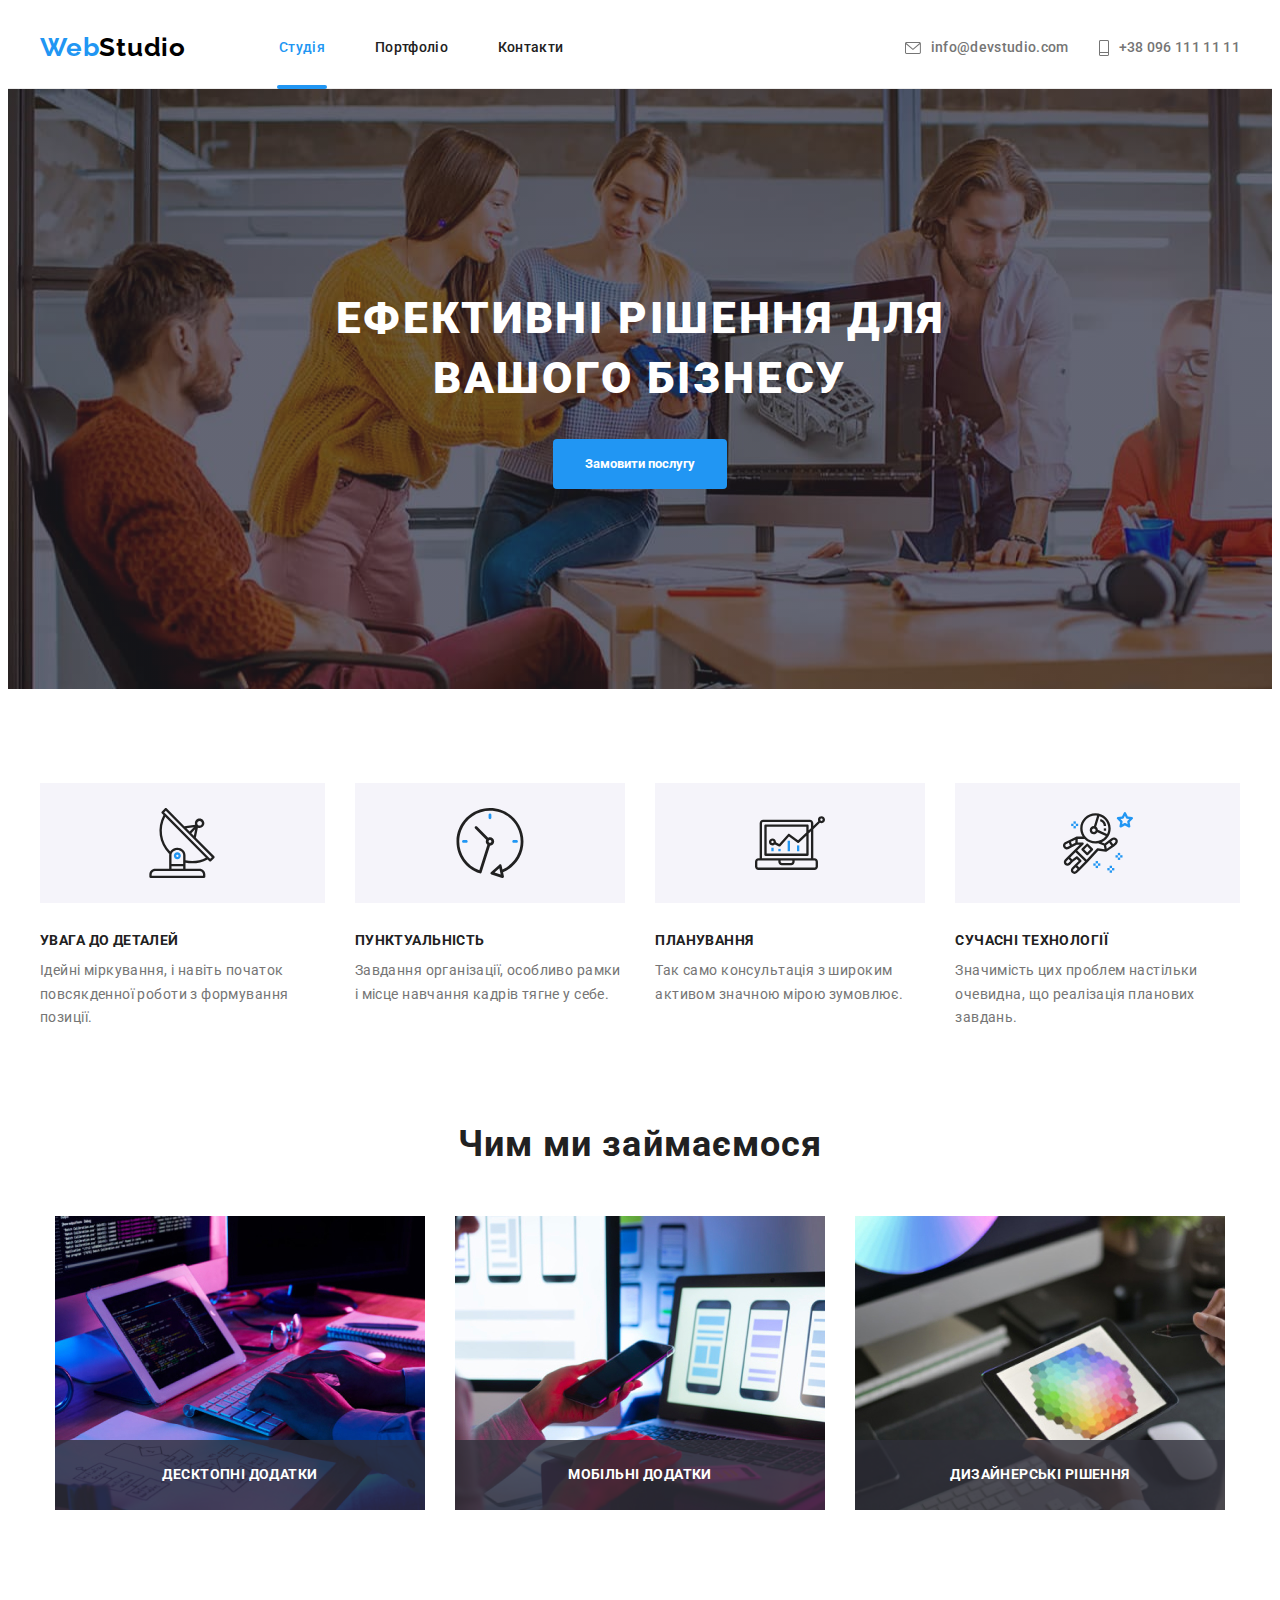
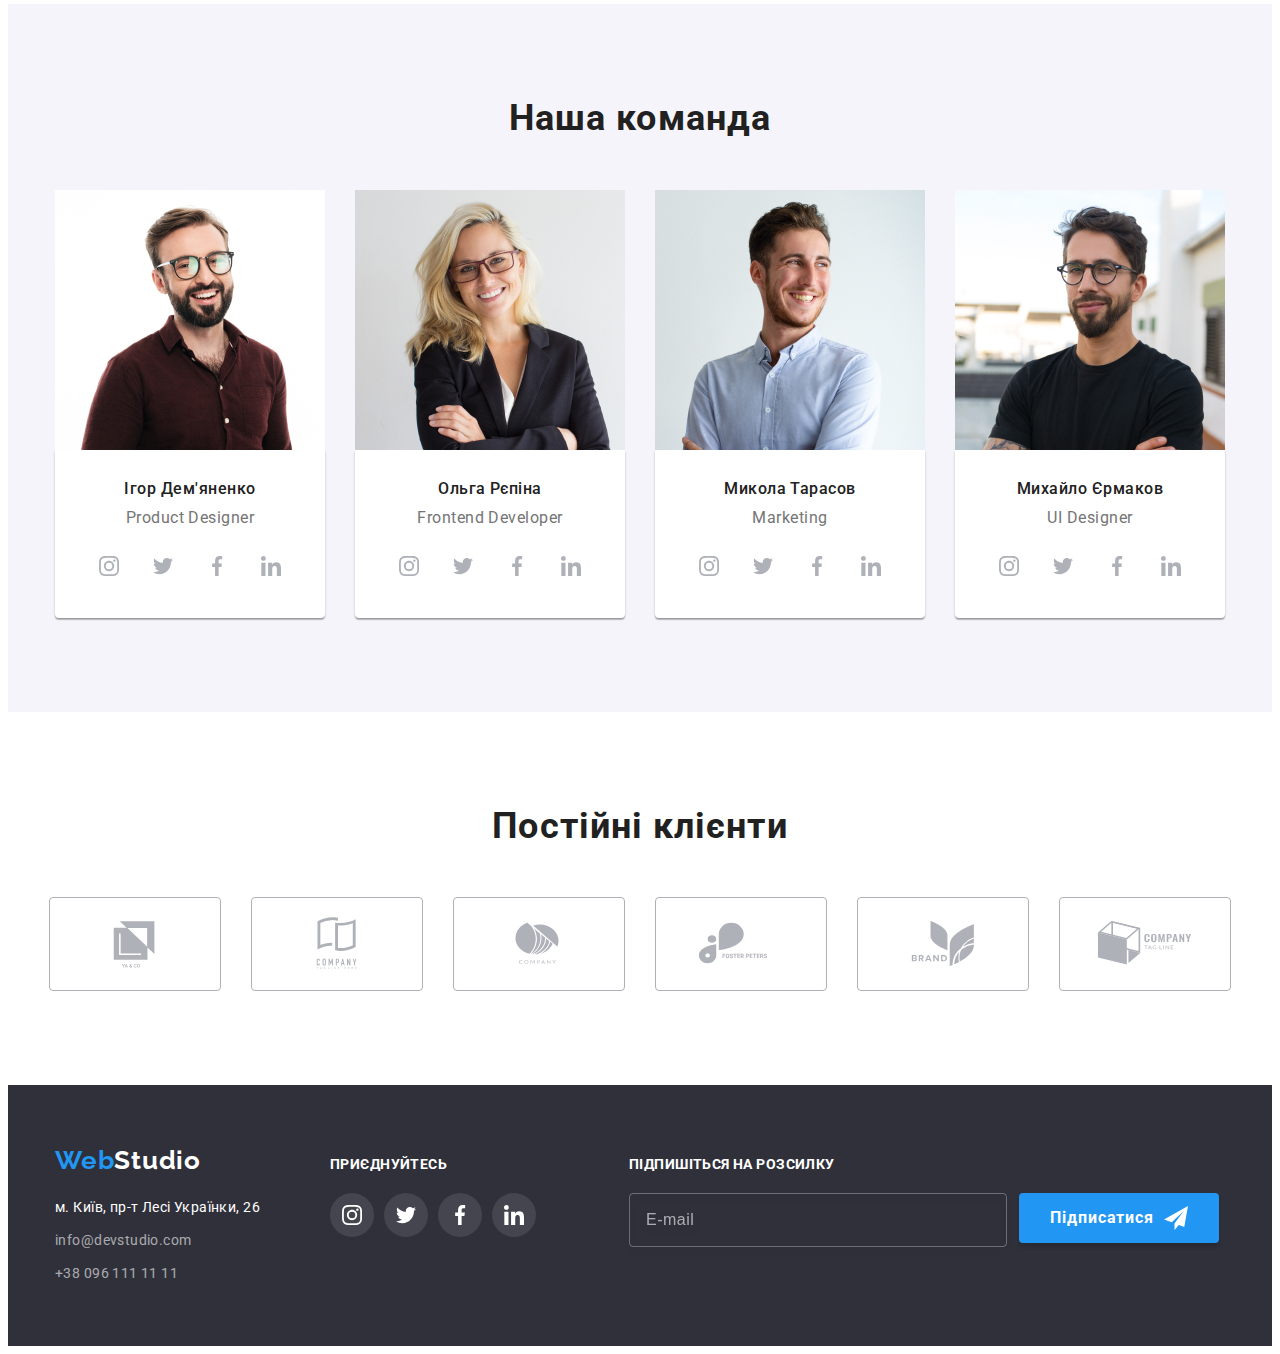
<file: index.html>
<!DOCTYPE html>
<html lang="uk">
  <head>
    <meta charset="UTF-8" />
    <meta http-equiv="X-UA-Compatible" content="IE=edge" />
    <meta name="viewport" content="width=300, initial-scale=1.0" />
    <title>Document</title>
    <link
      href="https://fonts.googleapis.com/css2?family=Raleway:wght@700&family=Roboto:wght@400;500;700;900&display=swap"
      rel="stylesheet"
    />
    <link
      rel="stylesheet"
      href="https://cdnjs.cloudflare.com/ajax/libs/modern-normalize/1.1.0/modern-normalize.min.css"
      integrity="sha512-wpPYUAdjBVSE4KJnH1VR1HeZfpl1ub8YT/NKx4PuQ5NmX2tKuGu6U/JRp5y+Y8XG2tV+wKQpNHVUX03MfMFn9Q=="
      crossorigin="anonymous"
      referrerpolicy="no-referrer"
    />
    <link rel="stylesheet" href="./css/main.min.css"/>
  </head>
  <body class="font-family">
    <header class="header">
      <nav class="container nav">
        <a href="./index.html" class="logo">Web<span>Studio</span></a>

        <ul class="site-nav list">
          <li class="item">
            <a href="./index.html" class="link current">Студія</a>
          </li>
          <li class="item"><a href="./portfolio.html" class="link">Портфоліо</a></li>
          <li class="item"><a href="" class="link">Контакти</a></li>
        </ul>
        <ul class="auth-nav list">
          <li class="item">
            <a href="mailto:info@devstudio.com" class="link"
              ><svg class="mail" width="16" height="12">
                <use href="./images/icon.svg#icon-mail"></use>
              </svg>
              info@devstudio.com</a
            >
          </li>
          <li class="item">
            <a class="link" href="tel:+380961111111"
              ><svg class="mail" width="10" height="16">
                <use href="./images/icon.svg#icon-tel"></use>
              </svg>
              +38 096 111 11 11</a
            >
          </li>
        </ul>
      </nav>
    </header>
    <main>
      <!-- Шапка -->
      <section class="hero">
        <div class="container">
          <h1 class="hero__title">Ефективні рішення для вашого бізнесу</h1>
          <button class="hero__button" type="button" data-modal-open>
            Замовити послугу
          </button>
        </div>
      </section>

      <!-- Особенности -->

      <section class="section features">
        <div class="container">
          <h2 class="features__title">Переваги</h2>
          <ul class="grid">
            <li class="grid__item grid__item--antenna">
              <h3 class="grid__title">УВАГА ДО ДЕТАЛЕЙ</h3>
              <p class="grid__text">
                Ідейні міркування, і навіть початок повсякденної роботи з
                формування позиції.
              </p>
            </li>
            <li class="grid__item grid__item--clock">
              <h3 class="grid__title">ПУНКТУАЛЬНІСТЬ</h3>
              <p class="grid__text">
                Завдання організації, особливо рамки і місце навчання кадрів
                тягне у себе.
              </p>
            </li>
            <li class="grid__item grid__item--diagram">
              <h3 class="grid__title">ПЛАНУВАННЯ</h3>
              <p class="grid__text">
                Так само консультація з широким активом значною мірою зумовлює.
              </p>
            </li>
            <li class="grid__item grid__item--astronaut">
              <h3 class="grid__title">СУЧАСНІ ТЕХНОЛОГІЇ</h3>
              <p class="grid__text">
                Значимість цих проблем настільки очевидна, що реалізація
                планових завдань.
              </p>
            </li>
          </ul>
        </div>
      </section>

      <!-- Чим ми займаємося -->

      <section class="section work">
        <div class="container">
          <h2 class="work__titel">Чим ми займаємося</h2>
          <ul class="work__list">
            <li class="work__item">
              <img src="./images/1.jpg" width="370" alt="" />
              <p class="work__text">Десктопні додатки</p>
            </li>
            <li class="work__item">
              <img src="./images/2.jpg" width="370" alt="" />
              <p class="work__text">Мобільні додатки</p>
            </li>
            <li class="work__item">
              <img src="./images/3.jpg" width="370" alt="" />
              <p class="work__text">Дизайнерські рішення</p>
            </li>
          </ul>
        </div>
      </section>

      <!-- Наша команда -->

      <section class="section command">
        <div class="container">
          <h2 class="command-title">Наша команда</h2>
          <ul class="command-list">
            <li class="command-item">
              <img
                class="photo"
                src="./images/img.jpg"
                width="270"
                alt="Ігор Дем'яненко"
              />
              <div class="command-border">
                <h3 class="name">Ігор Дем'яненко</h3>
                <p class="job">Product Designer</p>
                <ul class="social-network">
                  <li class="social-network-item">
                    <a class="social-network-link" href="">
                      <svg class="link" width="20" height="20">
                        <use href="./images/icon.svg#icon-instagram"></use>
                      </svg>
                    </a>
                  </li>
                  <li class="social-network-item">
                    <a class="social-network-link" href=""
                      ><svg class="link" width="20" height="20">
                        <use href="./images/icon.svg#icon-twitter"></use>
                      </svg>
                    </a>
                  </li>
                  <li class="social-network-item">
                    <a class="social-network-link" href="">
                      <svg class="link" width="20" height="20">
                        <use href="./images/icon.svg#icon-facebook"></use>
                      </svg>
                    </a>
                  </li>
                  <li class="social-network-item">
                    <a class="social-network-link" href="">
                      <svg class="link" width="20" height="20">
                        <use href="./images/icon.svg#icon-linkedin"></use>
                      </svg>
                    </a>
                  </li>
                </ul>
              </div>
            </li>
            <li class="command-item">
              <img
                class="photo"
                src="./images/img-2.jpg"
                width="270"
                alt="Ольга Рєпіна"
              />
              <div class="command-border">
                <h3 class="name">Ольга Рєпіна</h3>
                <p class="job">Frontend Developer</p>
                <ul class="social-network">
                  <li class="social-network-item">
                    <a class="social-network-link" href="">
                      <svg class="link" width="20" height="20">
                        <use href="./images/icon.svg#icon-instagram"></use>
                      </svg>
                    </a>
                  </li>
                  <li class="social-network-item">
                    <a class="social-network-link" href=""
                      ><svg class="link" width="20" height="20">
                        <use href="./images/icon.svg#icon-twitter"></use>
                      </svg>
                    </a>
                  </li>
                  <li class="social-network-item">
                    <a class="social-network-link" href="">
                      <svg class="link" width="20" height="20">
                        <use href="./images/icon.svg#icon-facebook"></use>
                      </svg>
                    </a>
                  </li>
                  <li class="social-network-item">
                    <a class="social-network-link" href="">
                      <svg class="link" width="20" height="20">
                        <use href="./images/icon.svg#icon-linkedin"></use>
                      </svg>
                    </a>
                  </li>
                </ul>
              </div>
            </li>
            <li class="command-item">
              <img
                class="photo"
                src="./images/img-3.jpg"
                width="270"
                alt="Микола Тарасов"
              />
              <div class="command-border">
                <h3 class="name">Микола Тарасов</h3>
                <p class="job">Marketing</p>
                <ul class="social-network">
                  <li class="social-network-item">
                    <a class="social-network-link" href="">
                      <svg class="link" width="20" height="20">
                        <use href="./images/icon.svg#icon-instagram"></use>
                      </svg>
                    </a>
                  </li>
                  <li class="social-network-item">
                    <a class="social-network-link" href=""
                      ><svg class="link" width="20" height="20">
                        <use href="./images/icon.svg#icon-twitter"></use>
                      </svg>
                    </a>
                  </li>
                  <li class="social-network-item">
                    <a class="social-network-link" href="">
                      <svg class="link" width="20" height="20">
                        <use href="./images/icon.svg#icon-facebook"></use>
                      </svg>
                    </a>
                  </li>
                  <li class="social-network-item">
                    <a class="social-network-link" href="">
                      <svg class="link" width="20" height="20">
                        <use href="./images/icon.svg#icon-linkedin"></use>
                      </svg>
                    </a>
                  </li>
                </ul>
              </div>
            </li>
            <li class="command-item">
              <img
                class="photo"
                src="./images/img-4.jpg"
                width="270"
                alt="Михайло Єрмаков"
              />
              <div class="command-border">
                <h3 class="name">Михайло Єрмаков</h3>
                <p class="job">UI Designer</p>
                <ul class="social-network">
                  <li class="social-network-item">
                    <a class="social-network-link" href="">
                      <svg class="link" width="20" height="20">
                        <use href="./images/icon.svg#icon-instagram"></use>
                      </svg>
                    </a>
                  </li>
                  <li class="social-network-item">
                    <a class="social-network-link" href=""
                      ><svg class="link" width="20" height="20">
                        <use href="./images/icon.svg#icon-twitter"></use>
                      </svg>
                    </a>
                  </li>
                  <li class="social-network-item">
                    <a class="social-network-link" href="">
                      <svg class="link" width="20" height="20">
                        <use href="./images/icon.svg#icon-facebook"></use>
                      </svg>
                    </a>
                  </li>
                  <li class="social-network-item">
                    <a class="social-network-link" href="">
                      <svg class="link" width="20" height="20">
                        <use href="./images/icon.svg#icon-linkedin"></use>
                      </svg>
                    </a>
                  </li>
                </ul>
              </div>
            </li>
          </ul>
        </div>
      </section>
      <section class="section client">
        <div class="container">
          <h2 class="client-title">Постійні клієнти</h2>
          <ul class="client-list">
            <li class="client-item">
              <a class="client-link" href=""
                ><svg class="link" width="106" height="60">
                  <use href="./images/icon.svg#icon-yako"></use>
                </svg>
              </a>
            </li>
            <li class="client-item">
              <a class="client-link" href=""
                ><svg class="link" width="106" height="60">
                  <use href="./images/icon.svg#icon-taglinehere"></use>
                </svg>
              </a>
            </li>
            <li class="client-item">
              <a class="client-link" href=""
                ><svg class="link" width="106" height="60">
                  <use href="./images/icon.svg#icon-company"></use>
                </svg>
              </a>
            </li>
            <li class="client-item">
              <a class="client-link" href=""
                ><svg class="link" width="106" height="60">
                  <use href="./images/icon.svg#icon-foster"></use>
                </svg>
              </a>
            </li>
            <li class="client-item">
              <a class="client-link" href=""
                ><svg class="link" width="106" height="60">
                  <use href="./images/icon.svg#icon-brand"></use>
                </svg>
              </a>
            </li>
            <li class="client-item">
              <a class="client-link" href=""
                ><svg class="link" width="106" height="60">
                  <use href="./images/icon.svg#icon-tagline"></use>
                </svg>
              </a>
            </li>
          </ul>
        </div>
      </section>
    </main>
    <footer class="footer">
      <div class="container flex">
        <div class="footer-adress">
          <a href="./index.html" class="logo-footer">Web<span>Studio</span></a>
          <address class="adress">
            <ul class="footer-list">
              <li class="item">
                <a
                  href="https://www.google.com/maps/search/леси+украинки+26/@50.3904957,30.3537571,13.4z"
                  class="map"
                  >м. Київ, пр-т Лесі Українки, 26</a
                >
              </li>
              <li class="item">
                <a href="mailto:info@devstudio.com" class="link"
                  >info@devstudio.com</a
                >
              </li>
              <li>
                <a href="tel:+380961111111" class="link">+38 096 111 11 11</a>
              </li>
            </ul>
          </address>
        </div>
        <div class="network">
          <p class="network-title">Приєднуйтесь</p>
          <ul class="footer-network">
            <li class="footer-network item">
              <a class="footer-network-link" href="">
                <svg class="icon" width="20" height="20">
                  <use href="./images/icon.svg#icon-instagram"></use>
                </svg>
              </a>
            </li>
            <li class="footer-network item">
              <a class="footer-network-link" href=""
                ><svg class="icon" width="20" height="20">
                  <use href="./images/icon.svg#icon-twitter"></use>
                </svg>
              </a>
            </li>
            <li class="footer-network item">
              <a class="footer-network-link" href="">
                <svg class="icon" width="20" height="20">
                  <use href="./images/icon.svg#icon-facebook"></use>
                </svg>
              </a>
            </li>
            <li class="footer-network item">
              <a class="footer-network-link" href="">
                <svg class="icon" width="20" height="20">
                  <use href="./images/icon.svg#icon-linkedin"></use>
                </svg>
              </a>
            </li>
          </ul>
        </div>
        <div class="mailing">
          <p class="mailing-text">Підпишіться на розсилку</p>
          <form class="mailing-list">
              <input
                class="mailing-input"
                type="email"
                name="email"
                placeholder="E-mail"
              />
            <button class="btn-mailing" type="submit">
              Підписатися
              <svg class="icon" width="24" height="24">
                <use href="./images/icon.svg#icon-send"></use>
              </svg>
            </button>
          </form>
        </div>
      </div>
    </footer>
    <div class="backdrop is-hidden" data-modal>
      <div class="modal">
        <button type="button" class="btn-modal" data-modal-close>
          <svg class="icon-modal" width="15" height="12">
            <use href="./images/icon.svg#icon-close"></use>
          </svg>
        </button>
        <p class="modal-title">Залиште свої дані, ми вам передзвонимо</p>
        <form class="modal-form">
          <div class="modal-list">
            <label class="modal-text"
              >Ім'я
              <span class="modal-item"
                ><input
                  class="modal-input window"
                  type="text"
                  name="user-name"
                /><svg class="icon-mod" width="18" height="18">
                  <use href="./images/icon.svg#icon-name-mad"></use>
                </svg>
              </span>
            </label>
          </div>
          <div class="modal-list">
            <label class="modal-text"
              >Телефон
              <span class="modal-item"
                ><input class="modal-input window" type="tel" name="user-tel" />
                <svg class="icon-mod" width="18" height="18">
                  <use href="./images/icon.svg#icon-tel-mad"></use>
                   </svg>
            </span>
            </label>
          </div>
          <div class="modal-list">
            <label class="modal-text"
              >Пошта
              <span class="modal-item"
                ><input
                  class="modal-input window"
                  type="email"
                  name="user-email"
                />
                <svg class="icon-mod" width="18" height="18">
                  <use href="./images/icon.svg#icon-mail-mad"></use>
                </svg>
              </span>
            </label>
          </div>
          <div>
            <label class="modal-text"
              >Коментар
              <span>
                <textarea
                  class="modal-comment window"
                  placeholder="Введіть текст"
                ></textarea>
              </span>
            </label>
          </div>
          <div class="modal-filed">
            <input
              name="privacy"
              type="checkbox"
              id="privacy"
              value="true"
              class="modal-check visually-hidden"
            />
            <label class="checkbox-text" for="privacy"
              >Погоджуюся з розсилкою та приймаю
              <a class="checkbox-link" href="">Умови договору</a></label
            >
          </div>
          <button class="btn-send" type="submit">Відправити</button>
        </form>
      </div>
    </div>
    <script src="./js/modal.js"></script>
  </body>
</html>
</file>
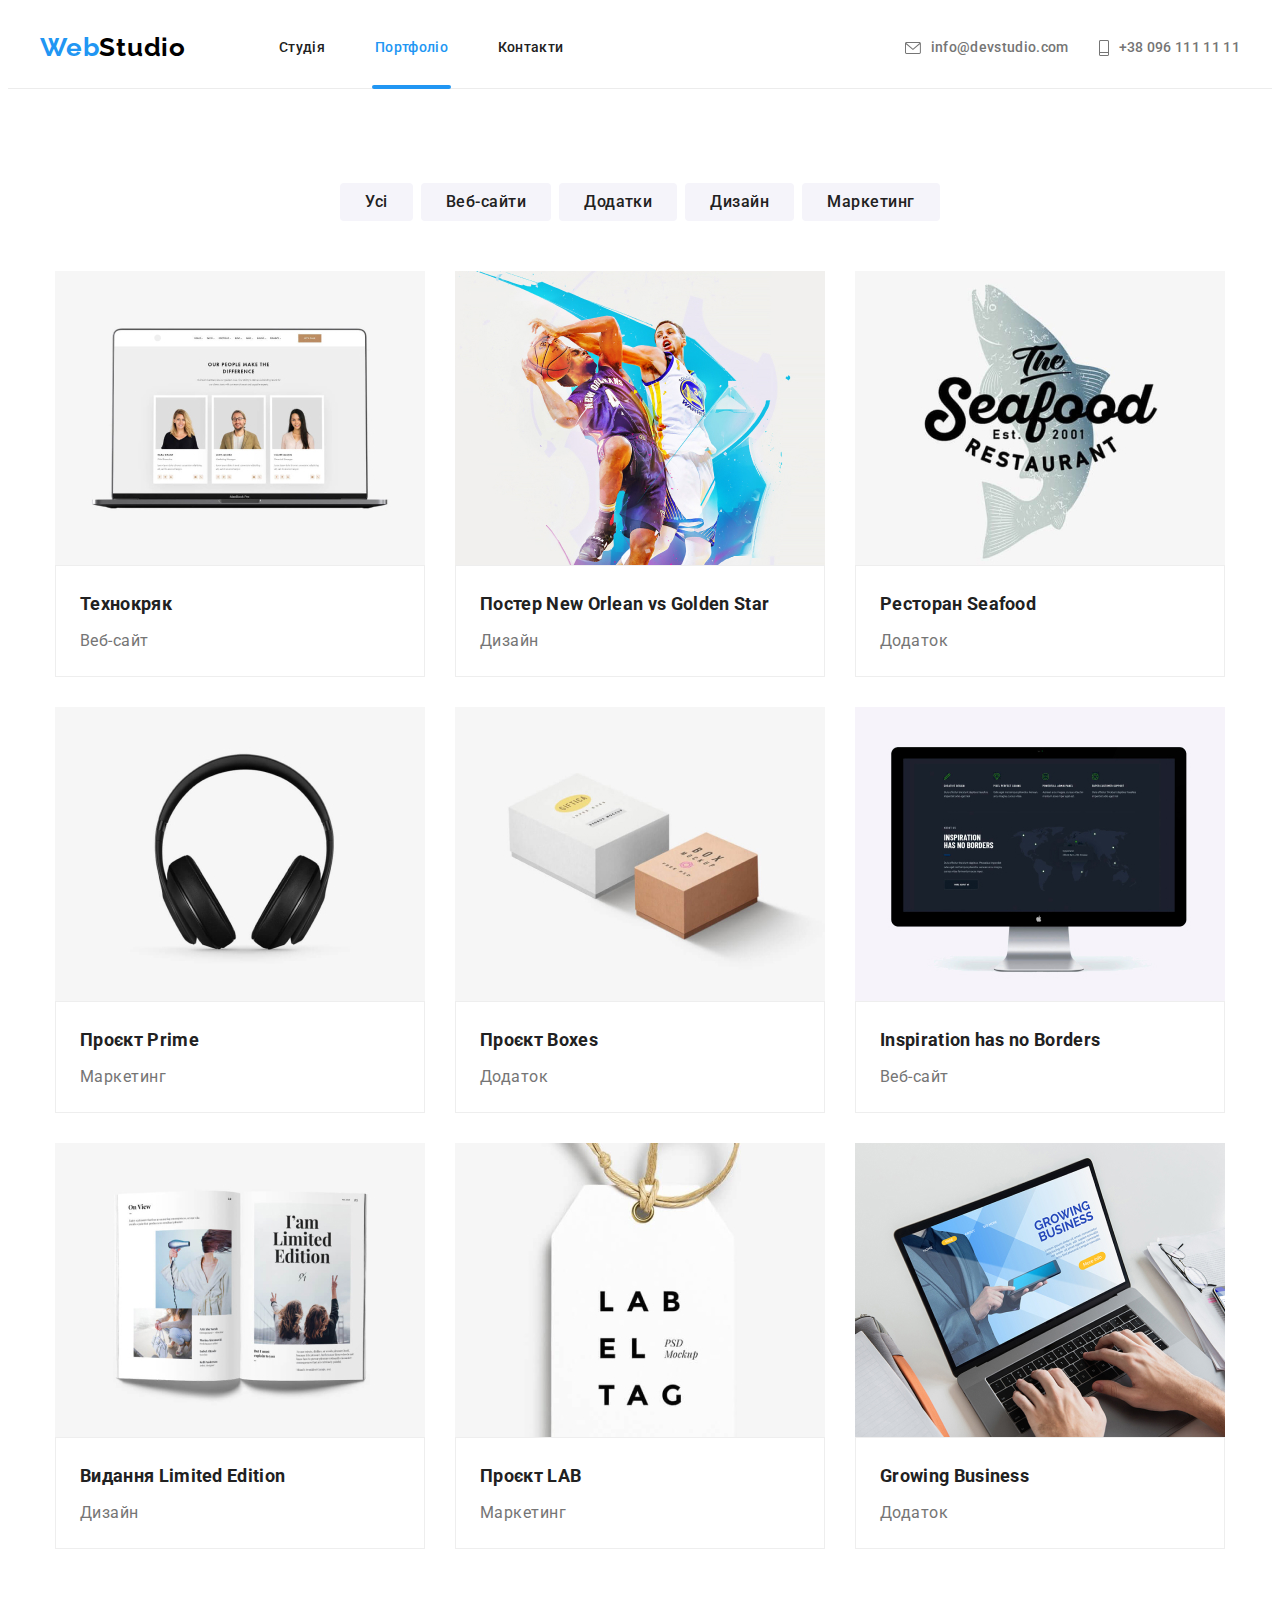
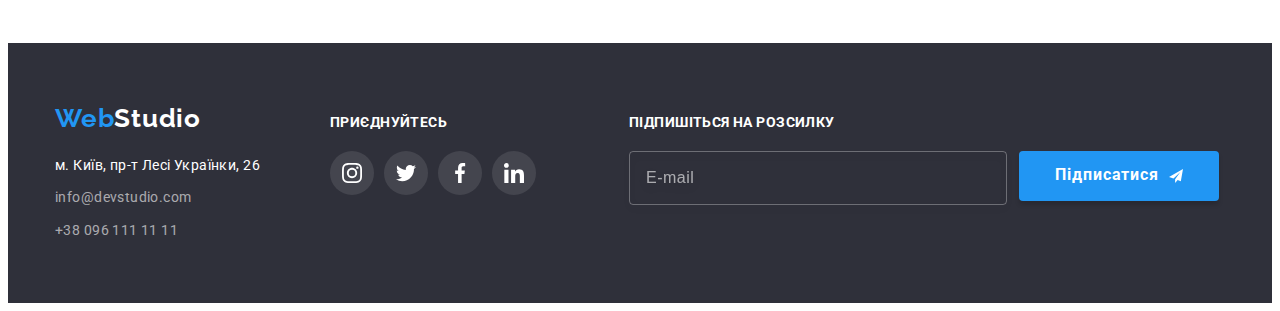
<file: portfolio.html>
<!DOCTYPE html>
<html lang="uk">
  <head>
    <meta charset="UTF-8" />
    <meta http-equiv="X-UA-Compatible" content="IE=edge" />
    <meta name="viewport" content="width=300, initial-scale=1.0" />
    <title>Document</title>
    <link
      href="https://fonts.googleapis.com/css2?family=Raleway:wght@700&family=Roboto:wght@400;500;700;900&display=swap"
      rel="stylesheet"
    />
    <link
      rel="stylesheet"
      href="https://cdnjs.cloudflare.com/ajax/libs/modern-normalize/1.1.0/modern-normalize.min.css"
      integrity="sha512-wpPYUAdjBVSE4KJnH1VR1HeZfpl1ub8YT/NKx4PuQ5NmX2tKuGu6U/JRp5y+Y8XG2tV+wKQpNHVUX03MfMFn9Q=="
      crossorigin="anonymous"
      referrerpolicy="no-referrer"
    />
    <link rel="stylesheet" href="./css/main.min.css"/>
  </head>
  <body class="font-family">
    <header class="header">
      <nav class="container nav">
        <a href="./index.html" class="logo">Web<span>Studio</span></a>

        <ul class="site-nav list">
          <li class="item">
            <a href="./index.html" class="link">Студія</a>
          </li>
          <li class="item">
            <a href="./portfolio.html" class="link current">Портфоліо</a>
          </li>
          <li class="item"><a href="" class="link">Контакти</a></li>
        </ul>
        <ul class="auth-nav list">
          <li class="item">
            <a href="mailto:info@devstudio.com" class="link"
              ><svg class="mail" width="16" height="12">
                <use href="./images/icon.svg#icon-mail"></use>
              </svg>
              info@devstudio.com</a
            >
          </li>
          <li class="item">
            <a class="link" href="tel:+380961111111"
              ><svg class="mail" width="10" height="16">
                <use href="./images/icon.svg#icon-tel"></use>
              </svg>
              +38 096 111 11 11</a
            >
          </li>
        </ul>
      </nav>
    </header>
    <main>
      <section class="section">
        <div class="container">
          <ul class="filter">
            <li class="filter-item"><button class="filter-button" type="button">Усі</button></li>
            <li class="filter-item">
              <button class="filter-button" type="button">Веб-сайти</button>
            </li>
            <li class="filter-item"><button class="filter-button" type="button">Додатки</button></li>
            <li class="filter-item"><button class="filter-button" type="button">Дизайн</button></li>
            <li class="filter-item">
              <button class="filter-button" type="button">Маркетинг</button>
            </li>
          </ul>
          <ul class="examples">
            <li class="inform">
              <div class="inform-images">
                <img
                  class="examples-img"
                  src="./images/img10.jpg"
                  width="370"
                  height="294"
                  alt="Технокряк"
                />
                <p class="overlay">Ресурс пропонує комплексні пропозиції з різним рівнем функціоналу та сервісів. Все це дозволить відвідувачу отримати вичерпні відомості про компанію чи приватну особу. </p>
              </div>
              <div class="examples-border">
                <h3 class="head">Технокряк</h3>
                <p class="view">Веб-сайт</p>
              </div>
            </li>
            <li class="inform">
              <div class="inform-images">
                <img
                  class="examples-img"
                  src="./images/img11.jpg"
                  width="370"
                  height="294"
                  alt="Постер New Orlean vs Golden Star"
                />
                <p class="overlay">Ресурс пропонує комплексні пропозиції з різним рівнем функціоналу та сервісів. Все це дозволить відвідувачу отримати вичерпні відомості про компанію чи приватну особу. </p>
              </div>
              <div class="examples-border">
                <h3 class="head">Постер New Orlean vs Golden Star</h3>
                <p class="view">Дизайн</p>
              </div>
            </li>
            <li class="inform">
              <div class="inform-images">
                <img
                  class="examples-img"
                  src="./images/img12.jpg"
                  width="370"
                  height="294"
                  alt="Ресторан Seafood"
                />
                <p class="overlay">Ресурс пропонує комплексні пропозиції з різним рівнем функціоналу та сервісів. Все це дозволить відвідувачу отримати вичерпні відомості про компанію чи приватну особу. </p>
              </div>

              <div class="examples-border">
                <h3 class="head">Ресторан Seafood</h3>
                <p class="view">Додаток</p>
              </div>
            </li>
            <li class="inform">
              <div class="inform-images">
                <img
                  class="examples-img"
                  src="./images/img13.jpg"
                  width="370"
                  height="294"
                  alt="Проєкт Prime"
                />
                <p class="overlay">Ресурс пропонує комплексні пропозиції з різним рівнем функціоналу та сервісів. Все це дозволить відвідувачу отримати вичерпні відомості про компанію чи приватну особу. </p>
              </div>

              <div class="examples-border">
                <h3 class="head">Проєкт Prime</h3>
                <p class="view">Маркетинг</p>
              </div>
            </li>
            <li class="inform">
              <div class="inform-images">
                <img
                  class="examples-img"
                  src="./images/img14.jpg"
                  width="370"
                  height="294"
                  alt="Проєкт Boxes"
                />
                <p class="overlay">Ресурс пропонує комплексні пропозиції з різним рівнем функціоналу та сервісів. Все це дозволить відвідувачу отримати вичерпні відомості про компанію чи приватну особу. </p>
              </div>

              <div class="examples-border">
                <h3 class="head">Проєкт Boxes</h3>
                <p class="view">Додаток</p>
              </div>
            </li>
            <li class="inform">
              <div class="inform-images">
                <img
                  class="examples-img"
                  src="./images/img15.jpg"
                  width="370"
                  height="294"
                  alt="Inspiration has no Borders"
                />
                <p class="overlay">Ресурс пропонує комплексні пропозиції з різним рівнем функціоналу та сервісів. Все це дозволить відвідувачу отримати вичерпні відомості про компанію чи приватну особу. </p>
              </div>

              <div class="examples-border">
                <h3 class="head">Inspiration has no Borders</h3>
                <p class="view">Веб-сайт</p>
              </div>
            </li>
            <li class="inform">
              <div class="inform-images">
                <img
                  class="examples-img"
                  src="./images/img16.jpg"
                  width="370"
                  height="294"
                  alt="Видання Limited Edition"
                />
                <p class="overlay">Ресурс пропонує комплексні пропозиції з різним рівнем функціоналу та сервісів. Все це дозволить відвідувачу отримати вичерпні відомості про компанію чи приватну особу. </p>
              </div>

              <div class="examples-border">
                <h3 class="head">Видання Limited Edition</h3>
                <p class="view">Дизайн</p>
              </div>
            </li>
            <li class="inform">
              <div class="inform-images">
                <img
                  class="examples-img"
                  src="./images/img17.jpg"
                  width="370"
                  height="294"
                  alt="Проєкт LAB"
                />
                <p class="overlay">Ресурс пропонує комплексні пропозиції з різним рівнем функціоналу та сервісів. Все це дозволить відвідувачу отримати вичерпні відомості про компанію чи приватну особу. </p>
              </div>

              <div class="examples-border">
                <h3 class="head">Проєкт LAB</h3>
                <p class="view">Маркетинг</p>
              </div>
            </li>
            <li class="inform">
              <div class="inform-images">
                <img
                  class="examples-img"
                  src="./images/img18.jpg"
                  width="370"
                  height="294"
                  alt="Growing Business"
                />
                <p class="overlay">Ресурс пропонує комплексні пропозиції з різним рівнем функціоналу та сервісів. Все це дозволить відвідувачу отримати вичерпні відомості про компанію чи приватну особу. </p>
              </div>

              <div class="examples-border">
                <h3 class="head">Growing Business</h3>
                <p class="view">Додаток</p>
              </div>
            </li>
          </ul>
        </div>
      </section>
    </main>
    <footer class="footer">
      <div class="container flex">
        <div class="footer-adress">
          <a href="./index.html" class="logo-footer">Web<span>Studio</span></a>
          <address class="adress">
            <ul class="footer-list">
              <li class="item">
                <a
                  href="https://www.google.com/maps/search/леси+украинки+26/@50.3904957,30.3537571,13.4z"
                  class="map"
                  >м. Київ, пр-т Лесі Українки, 26</a
                >
              </li>
              <li class="item">
                <a href="mailto:info@devstudio.com" class="link"
                  >info@devstudio.com</a
                >
              </li>
              <li>
                <a href="tel:+380961111111" class="link">+38 096 111 11 11</a>
              </li>
            </ul>
          </address>
        </div>
        <div class="network">
          <p class="network-title">Приєднуйтесь</p>
          <ul class="footer-network">
            <li class="footer-network item">
              <a class="footer-network-link" href="">
                <svg class="icon" width="20" height="20">
                  <use href="./images/icon.svg#icon-instagram"></use>
                </svg>
              </a>
            </li>
            <li class="footer-network item">
              <a class="footer-network-link" href=""
                ><svg class="icon" width="20" height="20">
                  <use href="./images/icon.svg#icon-twitter"></use>
                </svg>
              </a>
            </li>
            <li class="footer-network item">
              <a class="footer-network-link" href="">
                <svg class="icon" width="20" height="20">
                  <use href="./images/icon.svg#icon-facebook"></use>
                </svg>
              </a>
            </li>
            <li class="footer-network item">
              <a class="footer-network-link" href="">
                <svg class="icon" width="20" height="20">
                  <use href="./images/icon.svg#icon-linkedin"></use>
                </svg>
              </a>
            </li>
          </ul>
        </div>
        <div class="mailing">
          <p class="mailing-text">Підпишіться на розсилку</p>
          <div class="mailing-list">
            <label class="mailing-link">
              <input
                class="mailing-input"
                type="email"
                name="email"
                placeholder="E-mail"
              />
            </label>
            <button class="btn-mailing" type="submit">
              Підписатися
              <svg class="icon" width="14" height="14">
                <use href="./images/icon.svg#icon-send"></use>
              </svg>
            </button>
          </div>
        </div>
      </div>
    </footer>
  </body>
</html>
</file>
<file: css/main.min.css>
.visually-hidden{position:absolute;width:1px;height:1px;margin:-1px;border:0;padding:0;white-space:nowrap;-webkit-clip-path:inset(100%);clip-path:inset(100%);clip:rect(0 0 0 0);overflow:hidden}h1,h2,h3,h4,h5,h6,p,ul,a{margin:0}ul{-webkit-padding-start:0;padding-inline-start:0}h2{text-align:center}li{list-style-type:none}a{text-decoration:none}.list{padding:0;margin:0;list-style:none}.font-family{font-family:"Roboto",sans-serif;color:var(--title-text-color);background-color:var(--secondary-color);font-weight:400;letter-spacing:.02em}button{font-family:inherit}.container{width:1200px;padding-left:15px;padding-right:15px;margin:0 auto}.section{padding-top:94px;padding-bottom:94px}img{display:block}.header{border-bottom:1px solid #ececec}.container.nav{display:flex;text-align:center;align-items:center}.logo{display:inline-block;color:#2196f3;font-family:"raleway";font-weight:700;font-size:26px;line-height:1.19;letter-spacing:.03em;padding-top:24px;padding-bottom:25px;margin-right:93px}.logo span{color:#000;padding-top:24px;padding-bottom:25px;font-family:"Raleway";font-weight:700;font-size:26px;line-height:1.19;letter-spacing:.03em}.site-nav{display:flex}.site-nav .item{position:relative;margin-right:50px}.site-nav .item:last-child{margin-right:0}.site-nav .link{color:#212121;display:block;text-decoration:none;font-weight:500;font-size:14px;line-height:1.14;padding-top:32px;padding-bottom:32px;transition:color 250ms cubic-bezier(0.4, 0, 0.2, 1)}.site-nav .link:hover,.site-nav .link:focus{color:#2196f3}.link.current{color:#2196f3}.link.current::after{width:108%;position:absolute;content:"";border-bottom:4px solid #2196f3;border-radius:2px;bottom:-1px;left:-4%}.auth-nav.list{display:flex;align-content:center;margin-left:auto;gap:30px}.auth-nav.list .link{display:flex;align-items:center;gap:10px;color:#757575;font-weight:500;font-size:14px;line-height:1.14;transition:color 250ms cubic-bezier(0.4, 0, 0.2, 1)}.auth-nav.list .link:hover,.auth-nav.list .link:focus{color:#2196f3}.mail{fill:currentColor;transition:fill 250ms cubic-bezier(0.4, 0, 0.2, 1)}.hero{text-align:center;background:#2f303a;padding-top:200px;padding-bottom:200px;max-width:1600px;margin-left:auto;margin-right:auto;background-image:linear-gradient(rgba(47, 48, 58, 0.4), rgba(47, 48, 58, 0.4)),url("../images/fon.jpg")}.hero__title{color:#fff;width:696px;font-weight:900;font-size:44px;line-height:1.36;margin:auto;letter-spacing:.06em;text-transform:uppercase}.hero__button{display:inline-block;color:#fff;font-weight:700;background-color:#2196f3;padding:10px 32px;margin-top:30px;height:50px;border-radius:4px;border:none;cursor:pointer;transition:background-color 250ms cubic-bezier(0.4, 0, 0.2, 1)}.hero__button:hover,.hero__button:focus{background-color:#188ce8}.features{padding-bottom:0}.features__title{position:absolute;white-space:nowrap;width:1px;height:1px;overflow:hidden;border:0;padding:0;clip:rect(0 0 0 0);-webkit-clip-path:inset(50%);clip-path:inset(50%);margin:-1px}.grid{display:flex;align-items:baseline;justify-content:baseline}.grid__title{color:#212121;font-weight:700;font-size:14px;line-height:1.14;letter-spacing:.03em;width:270px;height:16px;margin-left:0}.grid__text{color:#757575;font-size:14px;line-height:1.71;letter-spacing:.03em;margin-top:10px}.grid__item{margin-right:30px}.grid__item::before{display:block;content:"";height:120px;background-size:70px;background-repeat:no-repeat;background-position:center;background-color:#f5f4fa;margin-bottom:30px}.grid__item:last-child{margin-right:0px}.grid__item--antenna::before{background-image:url(../images/antenna.svg)}.grid__item--clock::before{background-image:url(../images/clock.svg)}.grid__item--diagram::before{background-image:url(../images/diagram.svg)}.grid__item--astronaut::before{background-image:url(../images/astronaut.svg)}.work__list{display:flex;align-items:center;justify-content:center;margin-top:50px}.work__titel{font-weight:700;font-size:36px;line-height:1.16;letter-spacing:.03em;color:#212121;text-align:center}.work__item{margin-right:30px;display:block;position:relative}.work__item:last-child{margin-right:0px}.work__text{position:absolute;width:370px;height:70px;bottom:0;background-color:rgba(47,48,58,.8);font-weight:700;font-size:14px;line-height:1.14;letter-spacing:.03em;text-transform:uppercase;display:flex;align-items:center;justify-content:center;color:#fff}.social-network{display:flex;justify-content:center;gap:10px}.social-network .link{fill:#afb1b8;transition:fill 250ms cubic-bezier(0.4, 0, 0.2, 1)}.social-network-item{width:44px;height:44px;border-radius:50%;transition:background-color 250ms cubic-bezier(0.4, 0, 0.2, 1)}.social-network-item:hover,.social-network-item:focus{background-color:#2196f3}.social-network-link{width:100%;height:100%;border-radius:50%;display:flex;align-items:center;justify-content:center;transition:background-color 250ms cubic-bezier(0.4, 0, 0.2, 1)}.social-network-link:hover .link,.social-network-link:focus .link{fill:#fff}.social-network-link:focus{background-color:#2196f3}.command{background:#f5f4fa}.command-list{display:flex;text-align:center;align-items:center;justify-content:center;background:#f5f4fa;margin-left:auto;margin-right:auto;margin-top:50px}.command-item{width:270px;margin-left:30px;background-color:#fff}.command-item:first-child{margin-left:0px}.command-title{font-weight:700;font-size:36px;line-height:1.16;letter-spacing:.03em;color:#212121}.command-border{border-radius:0px 0px 4px 4px;box-shadow:0px 1px 3px rgba(0,0,0,.12),0px 1px 1px rgba(0,0,0,.14),0px 2px 1px rgba(0,0,0,.2);padding-top:30px;padding-bottom:30px}.name{font-weight:500;font-size:16px;line-height:1.18;letter-spacing:.03em;color:#212121}.job{font-size:16px;line-height:1.18;letter-spacing:.03em;margin-top:10px;margin-bottom:16px;color:#757575}.client-title{font-size:36px;line-height:1.16;letter-spacing:.03em;color:#212121}.client-list{display:flex;justify-content:center;gap:30px;margin-top:50px}.client-link{width:170px;height:92px;display:flex;align-items:center;justify-content:center;border:1px solid #afb1b8;border-radius:4px;transition:border 250ms cubic-bezier(0.4, 0, 0.2, 1)}.client-link:hover{border:1px solid #2196f3}.client-link:focus .link{fill:#2196f3}.client-item .link{fill:#afb1b8}.client-item:hover .link,.client-item:focus .link{fill:#2196f3}.footer a{margin-left:15px}.footer-adress{margin-right:70px}.footer{background-color:#2f303a;padding-top:60px;padding-bottom:60px}.footer .flex{display:flex;align-items:baseline}.logo-footer{display:inline-block;font-family:"Raleway";font-weight:700;font-size:26px;line-height:1.19;letter-spacing:.03em;margin-bottom:20px;color:#2196f3}.logo-footer span{color:#fff}.map{font-size:14px;line-height:1.7;letter-spacing:.03em;color:#fff}.footer .link{display:inline-block;font-size:14px;line-height:1.7;letter-spacing:.03em;margin-top:9px;color:rgba(255,255,255,.6);transition:color 250ms cubic-bezier(0.4, 0, 0.2, 1)}.footer .link:hover,.footer .link:focus{color:#2196f3}.adress{font-style:normal}.network{margin-right:93px}.network-title{font-weight:700;font-size:14px;line-height:1.14;letter-spacing:.03em;text-transform:uppercase;color:#fff}.footer-network{display:flex;justify-content:center;gap:10px;margin-top:20px}.footer-network .footer-network-link{display:flex;align-items:center;justify-content:center;width:100%;height:100%;margin:0;fill:#fff;transition:background-color 250ms cubic-bezier(0.4, 0, 0.2, 1)}.footer-network .footer-network-link:focus .link{fill:#fff}.footer-network .footer-network-link:focus{background-color:#2196f3;border-radius:50%}.footer-network .item{width:44px;height:44px;background-color:rgba(255,255,255,.1);border-radius:50%;margin:0}.footer-network .item:hover,.footer-network .item:focus{background-color:#2196f3}.mailing-text{font-weight:700;font-size:14px;line-height:1.14;letter-spacing:.03em;text-transform:uppercase;color:#fff;margin-bottom:20px}.mailing-list{display:flex;gap:12px}.mailing-input{width:358px;height:50px;outline:rgba(0,0,0,0);border:1px solid rgba(255,255,255,.3);filter:drop-shadow(0px 4px 4px rgba(0, 0, 0, 0.15));border-radius:4px;background-color:rgba(0,0,0,0);padding-left:16px;font-size:16px;line-height:1.25;letter-spacing:.03em;color:rgba(255,255,255,.6)}.mailing-input::-moz-placeholder{font-weight:400;font-size:16px;line-height:1.25;letter-spacing:.03em;color:rgba(255,255,255,.6)}.mailing-input:-ms-input-placeholder{font-weight:400;font-size:16px;line-height:1.25;letter-spacing:.03em;color:rgba(255,255,255,.6)}.mailing-input::placeholder{font-weight:400;font-size:16px;line-height:1.25;letter-spacing:.03em;color:rgba(255,255,255,.6)}.btn-mailing{width:200px;height:50px;background-color:#2196f3;box-shadow:0px 4px 4px rgba(0,0,0,.15);border-radius:4px;border-color:rgba(0,0,0,0);cursor:pointer;font-weight:700;font-size:16px;line-height:1.88;letter-spacing:.06em;color:#fff;display:flex;align-items:center;justify-content:center}.btn-mailing .icon{fill:#fff;margin-left:10px}.filter{display:flex;align-items:center;justify-content:center}.filter .filter-button{display:inline-block;border:none;color:#212121;text-align:center;font-size:16px;line-height:1.62;font-weight:500;cursor:pointer;background:#f5f4fa;border-radius:4px;padding:6px 25px;letter-spacing:.03em;transition:color 250ms cubic-bezier(0.4, 0, 0.2, 1),background-color 250ms cubic-bezier(0.4, 0, 0.2, 1),box-shadow 250ms cubic-bezier(0.4, 0, 0.2, 1)}.filter .filter-button:hover,.filter .filter-button:focus{color:#fff;background:#2196f3;box-shadow:0px 3px 1px rgba(0,0,0,.1),0px 1px 2px rgba(0,0,0,.08),0px 2px 2px rgba(0,0,0,.12);border-radius:4px}.filter .filter-item{margin-right:8px}.filter .filter-item:last-child{margin-right:0px}.view{font-size:16px;line-height:1.87;letter-spacing:.03em;color:#757575}.examples{display:flex;flex-wrap:wrap;justify-content:center;margin-top:50px}.examples-border{padding:20px 24px;border:1px solid #eee}.examples-border .head{font-weight:700;font-size:18px;line-height:2;color:#212121;margin-bottom:4px}.inform{margin-right:30px;margin-bottom:30px}.inform:hover,.informfocus{box-shadow:0px 1px 1px rgba(0,0,0,.12),0px 4px 4px rgba(0,0,0,.06),1px 4px 6px rgba(0,0,0,.16)}.inform:nth-child(3n){margin-right:0}.inform:nth-last-child(-n+3){margin-bottom:0}.inform:hover .overlay{transform:translateY(0)}.inform-images{position:relative;overflow:hidden}.overlay{position:absolute;padding:63px 24px;width:100%;height:100%;background-color:rgba(33,150,243,.9);top:0;left:0;transform:translateY(100%);transition:transform 250ms cubic-bezier(0.4, 0, 0.2, 1);overflow:auto;font-size:18px;line-height:1.55;letter-spacing:.03em;color:#fff}.backdrop p,div,label,span,input,button{margin:0}.backdrop{position:fixed;top:0;width:100%;height:100%;background-color:rgba(0,0,0,.2);transition:opacity 500ms cubic-bezier(0.4, 0, 0.2, 1),visibility 500ms cubic-bezier(0.4, 0, 0.2, 1)}.modal{position:absolute;top:50%;left:50%;transform:translate(-50%, -50%);width:528px;height:581px;background-color:#fff;box-shadow:0px 1px 3px rgba(0,0,0,.12),0px 1px 1px rgba(0,0,0,.14),0px 2px 1px rgba(0,0,0,.2);border-radius:4px;padding:40px}.btn-modal{position:absolute;color:#000;top:8px;right:8px;border:1px solid rgba(0,0,0,.1);border-radius:50%;background-color:rgba(0,0,0,0);align-items:center;display:flex;width:30px;height:30px;justify-content:center;cursor:pointer}.btn-modal:hover .icon-modal{fill:#2196f3}.icon-modal{transition:fill 250ms cubic-bezier(0.4, 0, 0.2, 1)}.is-hidden{opacity:0;visibility:hidden;pointer-events:none}.modal-title{text-align:center;font-weight:700;font-size:20px;line-height:23px;letter-spacing:.03em;color:#212121}.modal-input{width:100%;height:40px;border:1px solid rgba(33,33,33,.2);border-radius:4px;margin-top:4px;padding-left:42px;outline:rgba(0,0,0,0)}.modal-comment{width:100%;height:120px;border:1px solid rgba(33,33,33,.2);border-radius:4px;font-size:12px;line-height:1.16;letter-spacing:.01em;outline:rgba(0,0,0,0);margin-top:4px;color:rgba(117,117,117,.5);padding:12px 16px;resize:none}.modal-list{margin-bottom:10px}.btn-send{width:200x;height:50px;padding:10px 52px;border-color:rgba(0,0,0,0);background:#2196f3;box-shadow:0px 4px 4px rgba(0,0,0,.15);border-radius:4px;font-weight:700;font-size:16px;line-height:1.87;text-align:center;letter-spacing:.06em;color:#fff;display:block;margin:0 auto;margin-top:30px;cursor:pointer;transition:background-color 250ms cubic-bezier(0.4, 0, 0.2, 1)}.btn-send:hover{background-color:#188ce8}.modal-item{position:relative}.modal-item .icon-mod{position:absolute;top:50%;transform:translateY(-50%);left:12px;transition:f 250ms cubic-bezier(0.4, 0, 0.2, 1)}.checkbox-text{font-size:14px;line-height:1.71;letter-spacing:.03em;color:#757575;display:flex;align-items:center;justify-content:center;margin-top:20px}.checkbox-text::before{content:" ";width:16px;height:15px;border:2px solid #212121;border-radius:2px;margin-right:8px}.modal-form{margin-top:12px}.checkbox-link{margin-left:5px;font-size:14px;line-height:24px;letter-spacing:.03em;-webkit-text-decoration-line:underline;text-decoration-line:underline;color:#2196f3}.modal-check:checked+.checkbox-text::before{background-color:#2196f3;background-image:url(../images/ok.svg);background-size:auto;background-position:center;background-repeat:no-repeat;border:none}.window{transition:border-color 250ms cubic-bezier(0.4, 0, 0.2, 1);cursor:pointer}.window:focus{border-color:#2196f3}.window:focus+.icon-mod{fill:#2196f3}.modal-text{font-size:12px;line-height:1.16;letter-spacing:.01em;color:v #757575}/*# sourceMappingURL=main.min.css.map */
</file>
